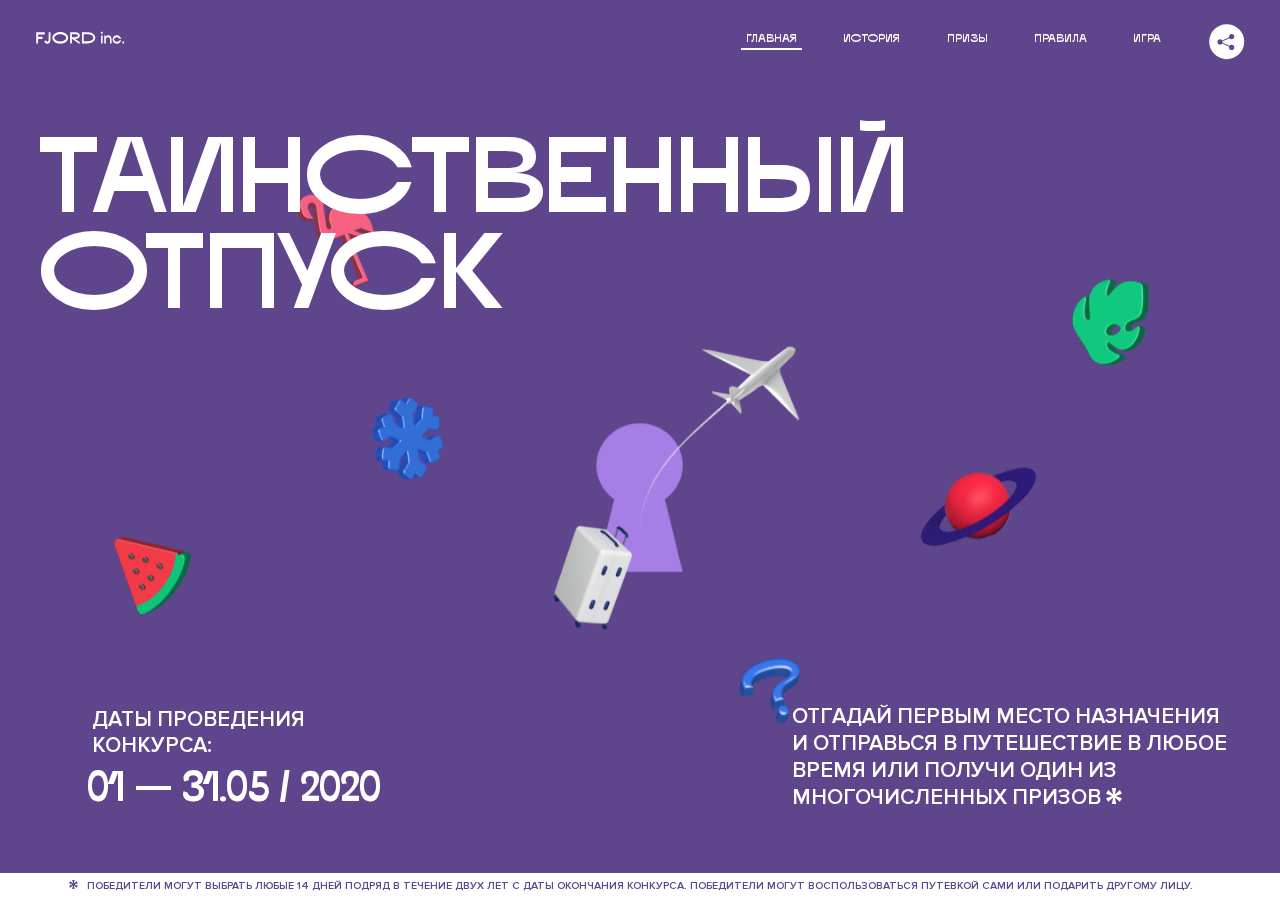
<file: 1/index.html>
<!DOCTYPE html>
<html lang="ru">
<head>
  <meta charset="UTF-8">
  <meta name="description" content="">
  <meta name="viewport" content="width=device-width, initial-scale=1.0">
  <meta http-equiv="X-UA-Compatible" content="ie=edge">
  <title>Mysterious Vacation</title>
  <link rel="stylesheet" href="css/style.min.css">
<link href="css/style.min.css" rel="stylesheet">  <base href="https://htmlacademy-animation.github.io/148026-magic-vacation-1/1/">
</head>
<body>

  <header class="page-header js-header">
    <div class="page-header__wrapper">
      <a href="#" class="page-header__logo" aria-label="Перейти на страницу FJORD.Inc">
        <svg width="100" height="15" viewBox="0 0 100 15" fill="none" xmlns="http://www.w3.org/2000/svg">
          <path d="M0.26 1.4V14H2.276V8.906H7.334V6.44H2.276V3.848H9.872V1.4H0.26ZM12.733 14.36C15.127 14.36 16.243 12.65 16.243 9.5V1.4H14.263V8.96C14.263 11.21 13.723 11.876 12.733 11.876C11.833 11.876 11.473 11.3 11.347 10.58L9.36702 10.94C9.63702 13.046 10.663 14.36 12.733 14.36ZM18.3918 7.7C18.3918 11.372 22.3878 14.36 27.3198 14.36C32.2518 14.36 36.2478 11.372 36.2478 7.7C36.2478 4.028 32.2518 1.04 27.3198 1.04C22.3878 1.04 18.3918 4.028 18.3918 7.7ZM20.6058 7.7C20.6058 5.378 23.6118 3.524 27.3198 3.524C30.9918 3.524 33.9798 5.378 33.9798 7.7C33.9798 10.004 30.9918 11.858 27.3198 11.858C23.6118 11.858 20.6058 10.004 20.6058 7.7ZM40.403 14V8.906H40.799L49.079 14.702V12.38L44.039 8.906H44.201C47.999 8.906 49.277 7.304 49.277 5.162C49.277 3.092 47.999 1.4 44.201 1.4H38.387V14H40.403ZM43.535 3.722C45.785 3.722 47.045 4.136 47.045 5.432C47.045 6.764 45.785 7.034 43.535 7.034H40.403V3.722H43.535ZM51.6936 1.382V14H57.8676C62.7456 14 66.7236 11.534 66.7236 7.7C66.7236 3.848 62.7456 1.382 57.8676 1.382H51.6936ZM53.7096 11.624V3.722H57.5436C61.5396 3.722 64.4916 5.018 64.4916 7.7C64.4916 10.238 61.5396 11.624 57.5436 11.624H53.7096ZM73.1832 14.018H74.9832V5H73.1832V14.018ZM72.9132 1.976C72.9132 2.57 73.3992 3.092 74.0832 3.092C74.7492 3.092 75.2352 2.57 75.2352 1.976C75.2352 1.382 74.7672 0.805999 74.0832 0.805999C73.3812 0.805999 72.9132 1.382 72.9132 1.976ZM76.7867 14H78.5687V9.104C78.7487 8.006 79.5947 6.962 81.0887 6.962C82.1147 6.962 83.2667 7.448 83.2667 9.554V14H85.0487V9.014C85.0487 6.152 83.2307 4.73 81.3587 4.73C79.9187 4.73 79.0727 5.558 78.5687 6.854V5H76.7867V14ZM90.9898 14.27C93.5098 14.27 95.3818 12.506 95.7238 10.328H94.0498C93.7258 11.3 92.6998 12.02 90.9898 12.02C88.8478 12.02 87.7678 10.922 87.7678 9.59C87.7678 8.24 88.8478 6.962 90.9898 6.962C92.7538 6.962 93.7978 7.844 94.0858 8.924H95.7418C95.4358 6.71 93.6178 4.73 90.9898 4.73C88.0918 4.73 86.1298 7.124 86.1298 9.59C86.1298 12.074 88.1278 14.27 90.9898 14.27ZM97.0693 12.938C97.0693 13.658 97.5553 14.144 98.2753 14.144C98.9953 14.144 99.4813 13.658 99.4813 12.938C99.4813 12.2 98.9953 11.714 98.2753 11.714C97.5553 11.714 97.0693 12.2 97.0693 12.938Z" fill="currentColor"></path>
        </svg>
      </a>
      <button class="page-header__toggler js-menu-toggler" type="button" aria-label="Управление мобильным меню"><span>Меню</span></button>
      <nav class="page-header__nav">
        <div class="page-header__menu js-menu" id="menu">
          <ul>
            <li>
              <a class="js-menu-link active" href="#top" data-href="top">главная</a>
            </li>
            <li>
              <a class="js-menu-link" href="#story" data-href="story">история</a>
            </li>
            <li>
              <a class="js-menu-link" href="#prizes" data-href="prizes">призы</a>
            </li>
            <li>
              <a class="js-menu-link" href="#rules" data-href="rules">правила</a>
            </li>
            <li>
              <a class="js-menu-link" href="#game" data-href="game">игра</a>
            </li>
          </ul>
        </div>
        <div class="page-header__social">
          <div class="social-block js-social-block">
            <button class="social-block__toggler" aria-label="Управлять блоком с социальными кнопками">
              <svg width="26" height="22" viewBox="0 0 27 22" fill="none" xmlns="http://www.w3.org/2000/svg">
                <path d="M19.6721 7.43664C21.6273 7.43664 23.213 5.85095 23.213 3.89566C23.213 1.94037 21.6273 0.354675 19.6721 0.354675C17.7168 0.354675 16.1311 1.94037 16.1311 3.89566C16.1311 4.19968 16.1728 4.49178 16.2458 4.77345L7.21751 8.95527C6.57519 8.05214 5.52303 7.46049 4.33078 7.46049C2.37549 7.46049 0.789795 9.04618 0.789795 11.0015C0.789795 12.9568 2.37549 14.5425 4.33078 14.5425C5.52303 14.5425 6.57668 13.9508 7.21751 13.0477L16.2458 17.2295C16.1743 17.5112 16.1311 17.8033 16.1311 18.1073C16.1311 20.0626 17.7168 21.6483 19.6721 21.6483C21.6273 21.6483 23.213 20.0626 23.213 18.1073C23.213 16.152 21.6273 14.5663 19.6721 14.5663C18.4798 14.5663 17.4262 15.158 16.7853 16.0611L7.75701 11.8793C7.82854 11.5976 7.87176 11.3055 7.87176 11.0015C7.87176 10.6974 7.83003 10.4053 7.75701 10.1237L16.7853 5.94186C17.4262 6.84499 18.4783 7.43664 19.6721 7.43664Z" fill="currentColor"></path>
              </svg>
            </button>
            <ul class="social-block__list">
              <li class="social-block__item">
                <a class="social-block__link social-block__link--fb" href="#" aria-label="Мы на Facebook">
                  <svg width="8" height="17" viewBox="0 0 8 17" fill="none" xmlns="http://www.w3.org/2000/svg">
                    <path d="M4.24646 16.9899H1.09275L1.05793 8.49828H0V5.30707H1.05793V3.81124C1.05793 1.42084 2.57654 0 5.21735 0H7.41758V3.18585H5.30841C4.28262 3.18585 4.2478 3.48582 4.2478 4.24914V5.30707H7.42964L7.16716 8.49828H4.2478V16.9899H4.24646Z" fill="currentColor"></path>
                  </svg>
                </a>
              </li>
              <li class="social-block__item">
                <a class="social-block__link social-block__link--insta" href="#" aria-label="Мы в Instagram">
                  <svg width="15" height="15" viewBox="0 0 15 15" fill="none" xmlns="http://www.w3.org/2000/svg">
                    <path d="M11.0197 0H4.19806C2.14246 0 0.471191 1.66993 0.471191 3.72285V10.5499C0.471191 12.6082 2.14112 14.2727 4.19806 14.2727H11.0197C13.0753 14.2727 14.7466 12.6082 14.7466 10.5499V3.72285C14.7466 1.67127 13.0753 0 11.0197 0ZM11.0197 12.4849H4.19806C3.13076 12.4849 2.26432 11.6158 2.26432 10.5512V3.72419C2.26432 2.65956 3.13076 1.79715 4.19806 1.79715H11.0197C12.087 1.79715 12.9535 2.6609 12.9535 3.72419V10.5512C12.9535 11.6145 12.087 12.4849 11.0197 12.4849Z" fill="currentColor"></path>
                    <path d="M7.60887 3.11084C5.38989 3.11084 3.58203 4.9187 3.58203 7.14036C3.58203 9.35532 5.38989 11.1645 7.60887 11.1645C9.83053 11.1645 11.6357 9.35666 11.6357 7.14036C11.6357 4.9187 9.83053 3.11084 7.60887 3.11084ZM7.60887 9.36871C6.37551 9.36871 5.37784 8.37372 5.37784 7.14036C5.37784 5.90699 6.37551 4.90665 7.60887 4.90665C8.83822 4.90665 9.84259 5.90833 9.84259 7.14036C9.84392 8.37238 8.83822 9.36871 7.60887 9.36871Z" fill="currentColor"></path>
                    <path d="M11.3573 2.35962C10.8256 2.35962 10.3931 2.79752 10.3931 3.32381C10.3931 3.85546 10.8256 4.29336 11.3573 4.29336C11.8862 4.29336 12.3215 3.85546 12.3215 3.32381C12.3215 2.79752 11.8862 2.35962 11.3573 2.35962Z" fill="currentColor"></path>
                  </svg>
                </a>
              </li>
              <li class="social-block__item">
                <a class="social-block__link social-block__link--vk" href="#" aria-label="Мы ВКонтакте">
                  <svg width="17" height="10" viewBox="0 0 17 10" fill="none" xmlns="http://www.w3.org/2000/svg">
                    <path d="M14.1234 4.9002C14.1234 4.9002 16.3623 1.72708 16.5866 0.680242C16.6595 0.312285 16.4947 0.103188 16.1069 0.103188C16.1069 0.103188 14.8193 0.103188 14.168 0.103188C13.7235 0.103188 13.5587 0.293278 13.4235 0.579768C13.4235 0.579768 12.3724 2.82553 11.0969 4.24712C10.6861 4.70333 10.4781 4.84318 10.2511 4.84318C10.0646 4.84318 9.98625 4.6911 9.98625 4.27834V0.649016C9.98625 0.147997 9.92545 0.00135496 9.5066 0.00135496H6.39628C6.15578 0.00135496 6.0085 0.134417 6.0085 0.324506C6.0085 0.801084 6.73406 0.908351 6.73406 2.20231V4.87305C6.73406 5.40529 6.70569 5.61575 6.45303 5.61575C5.78016 5.61575 4.19528 3.30618 3.30623 0.678887C3.12923 0.145282 2.93737 0 2.43475 0H0.486409C0.205373 0 0 0.190085 0 0.476576C0 0.991172 0.60666 3.40801 2.99277 6.64358C4.59927 8.8201 6.70569 10 8.60269 10C9.76196 10 10.0416 9.80312 10.0416 9.31432V7.63883C10.0416 7.22607 10.2065 7.04956 10.4429 7.04956C10.7078 7.04956 11.1847 7.13238 12.2805 8.22268C13.5843 9.47862 13.6762 10 14.3896 10H16.5676C16.7919 10 17 9.89273 17 9.52342C17 9.02919 16.3623 8.15343 15.384 7.10659C14.9801 6.56755 14.3302 5.98914 14.1248 5.72301C13.8275 5.40801 13.9154 5.23014 14.1234 4.9002Z" fill="currentColor"></path>
                  </svg>
                </a>
              </li>
            </ul>
          </div>
        </div>
      </nav>
    </div>
  </header>

  <main class="page-content">

    <section class="animation-screen"></section>

    <section class="screen screen--hidden screen--intro js-scrollspy" id="top">
      <div class="screen__wrapper">
        <div class="intro">
          <h1 class="intro__title">Таинственный отпуск</h1>
          <div class="intro__content">
            <div class="intro__info">
              <p class="intro__label">Даты проведения конкурса:</p>
              <p class="intro__date">01 — 31.05 / 2020</p>
            </div>
            <div class="intro__message">
              <p>
                Отгадай первым место назначения и&nbsp;отправься в&nbsp;путешествие в&nbsp;любое время или получи один из многочисленных призов
                <svg width="16" height="16" viewBox="0 0 10 10" fill="none" xmlns="http://www.w3.org/2000/svg">
                  <path d="M0 6.35337L3.90271 4.99012L0 3.64663L1.34615 1.32374L4.44287 4.01073L3.67364 0H6.34615L5.57692 4.01073L8.65385 1.32374L10 3.64663L6.13405 4.99012L10 6.35337L8.65385 8.65651L5.57692 5.98927L6.34615 10H3.67364L4.44287 5.96952L1.34615 8.65651L0 6.35337Z" fill="currentColor"></path>
                </svg>
              </p>
            </div>
          </div>
        </div>
      </div>
      <div class="screen__footer js-footer">
        <button class="screen__footer-enlarge js-footer-toggler" type="button" aria-label="Показать сообщение">
          <svg width="10" height="10" viewBox="0 0 10 10" fill="none" xmlns="http://www.w3.org/2000/svg">
            <path d="M0 6.35337L3.90271 4.99012L0 3.64663L1.34615 1.32374L4.44287 4.01073L3.67364 0H6.34615L5.57692 4.01073L8.65385 1.32374L10 3.64663L6.13405 4.99012L10 6.35337L8.65385 8.65651L5.57692 5.98927L6.34615 10H3.67364L4.44287 5.96952L1.34615 8.65651L0 6.35337Z" fill="currentColor"></path>
          </svg>
        </button>
        <button class="screen__footer-collapse js-footer-toggler" type="button" aria-label="Скрыть сообщение">
          <svg width="13" height="13" viewBox="0 0 13 13" fill="none" xmlns="http://www.w3.org/2000/svg">
            <line x1="12.3536" y1="0.353553" x2="0.738349" y2="11.9688" stroke="currentColor"></line>
            <line x1="0.738319" y1="0.539925" x2="12.3535" y2="12.1551" stroke="currentColor"></line>
          </svg>
        </button>
        <div class="screen__footer-wrapper">
          <div class="screen__footer-announce">
            <p class="screen__footer-label">Даты проведения конкурса:</p>
            <p class="screen__footer-date">01 — 31.05 / 2020</p>
          </div>
          <div class="screen__footer-note">
            <p>
              <svg width="10" height="10" viewBox="0 0 10 10" fill="none" xmlns="http://www.w3.org/2000/svg">
                <path d="M0 6.35337L3.90271 4.99012L0 3.64663L1.34615 1.32374L4.44287 4.01073L3.67364 0H6.34615L5.57692 4.01073L8.65385 1.32374L10 3.64663L6.13405 4.99012L10 6.35337L8.65385 8.65651L5.57692 5.98927L6.34615 10H3.67364L4.44287 5.96952L1.34615 8.65651L0 6.35337Z" fill="currentColor"></path>
              </svg>
              <span>Победители могут выбрать любые 14 дней подряд в&nbsp;течение двух лет с&nbsp;даты окончания конкурса. Победители могут воспользоваться путевкой сами или подарить другому лицу.</span>
            </p>
          </div>
        </div>
      </div>
    </section>

    <section class="screen screen--hidden screen--story js-scrollspy" id="story">

      <div class="slider swiper-container js-slider">

        <div class="swiper-wrapper">

          <div class="slider__item swiper-slide">
            <h2 class="slider__item-title">История</h2>
            <p class="slider__item-text">Джеймс Таргет был основателем компании &laquo;Fjord Inc.&raquo;. С&nbsp;1965 года &laquo;Fjord Inc.&raquo; прославилась надёжными и&nbsp;удобными чемоданами и&nbsp;аксессуарами для туристов.</p>
          </div>

          <div class="slider__item swiper-slide">
            <p class="slider__item-text">Когда Джеймсу было 7&nbsp;лет, в&nbsp;их&nbsp;доме гостил дядюшка и&nbsp;развлекал детей рассказами о&nbsp;своей поездке в&nbsp;место, показавшееся малышу Таргету невероятным. Тогда Джеймс решил, что однажды посетит его, но&nbsp;не&nbsp;будет рассказывать о&nbsp;мечте, пока не&nbsp;осуществит.</p>
          </div>

          <div class="slider__item swiper-slide">
            <p class="slider__item-text">Джеймс Таргет стал увлеченным путешественником. Он&nbsp;посетил 5&nbsp;континентов, 126&nbsp;стран.</p>
          </div>

          <div class="slider__item swiper-slide">
            <p class="slider__item-text">Он&nbsp;сплавлялся по&nbsp;Амазонке и&nbsp;погружался в&nbsp;пещеры Франции, медитировал в&nbsp;горах Тибета и&nbsp;пожимал руку вождя племени Акугауа.</p>
          </div>

          <div class="slider__item swiper-slide">
            <p class="slider__item-text">Из&nbsp;своих поездок Джеймс Таргет привозил идеи, как сделать свои чемоданы &laquo;Fjord Inc.&raquo; удобными и&nbsp;приспособленными к&nbsp;разным дорожным условиям.</p>
          </div>

          <div class="slider__item swiper-slide">
            <p class="slider__item-text">Всё это время Джеймс не&nbsp;оставлял идею поездки своей мечты. Однако, как только он&nbsp;брался за&nbsp;планирование, возникали препятствия, не&nbsp;позволяющие отправиться туда.</p>
          </div>

          <div class="slider__item swiper-slide">
            <p class="slider__item-text">В&nbsp;возрасте 67&nbsp;лет Джеймс Таргет попал под лавину и&nbsp;погиб. В&nbsp;своём завещании он&nbsp;поручил отправить в&nbsp;заветное путешествие трёх смельчаков, единых с&nbsp;ним духом.</p>
          </div>

          <div class="slider__item swiper-slide">
            <p class="slider__item-text">Тех, кто сможет узнать таинственное место, задавая вопросы специально обученному ИИ&nbsp;&laquo;Соне&raquo;, ждет фантастическое путешествие.</p>
          </div>
        </div>
        <div class="slider__controls">
          <button class="slider__control slider__control--prev js-control-prev" type="button" aria-label="Показать предыдущую историю">
            <svg width="12" height="22" viewBox="0 0 12 22" fill="none" xmlns="http://www.w3.org/2000/svg">
              <path d="M11 1L1 11L11 21" stroke="currentColor" stroke-width="2" stroke-linejoin="round"></path>
            </svg>
          </button>
          <button class="slider__control slider__control--next js-control-next" type="button" aria-label="Показать следующую историю">
            <svg width="12" height="22" viewBox="0 0 12 22" fill="none" xmlns="http://www.w3.org/2000/svg">
              <path d="M1 1L11 11L1 21" stroke="currentColor" stroke-width="2" stroke-linejoin="round"></path>
            </svg>
          </button>
        </div>
        <div class="slider__pagination swiper-pagination"></div>
      </div>
    </section>

    <section class="screen screen--hidden screen--prizes js-scrollspy" id="prizes">
      <div class="screen__wrapper">
        <div class="prizes">
          <h2 class="prizes__title">ПРизы</h2>
          <div class="prizes__lead">
            <p>Найди ответ и&nbsp;получи один из&nbsp;призов:</p>
          </div>
          <ul class="prizes__list">
            <li class="prizes__item prizes__item--journeys">
              <div class="prizes__icon">
                <picture>
                  <source srcset="img/prize1-mob.svg" media="(orientation: portrait)">
                  <img src="img/prize1.svg" alt="">
                </picture>
              </div>
              <p class="prizes__desc">
                <b>3</b>
                <span>загадочных путешествия</span>
              </p>
            </li>
            <li class="prizes__item prizes__item--cases">
              <div class="prizes__icon">
                <picture>
                  <source srcset="img/prize2-mob.svg" media="(orientation: portrait)">
                  <img src="img/prize2.svg" alt="">
                </picture>
              </div>
              <p class="prizes__desc">
                <b>7</b>
                <span>надежных чемоданов</span>
              </p>
            </li>
            <li class="prizes__item prizes__item--codes">
              <div class="prizes__icon">
                <picture>
                  <source srcset="img/prize3-mob.svg" media="(orientation: portrait)">
                  <img src="img/prize3.svg" alt="">
                </picture>
              </div>
              <p class="prizes__desc">
                <b>900</b>
                <span>
                  промокодов на&nbsp;скидку 15%
                  <svg width="10" height="10" viewBox="0 0 10 10" fill="none" xmlns="http://www.w3.org/2000/svg">
                    <path d="M0 6.35337L3.90271 4.99012L0 3.64663L1.34615 1.32374L4.44287 4.01073L3.67364 0H6.34615L5.57692 4.01073L8.65385 1.32374L10 3.64663L6.13405 4.99012L10 6.35337L8.65385 8.65651L5.57692 5.98927L6.34615 10H3.67364L4.44287 5.96952L1.34615 8.65651L0 6.35337Z" fill="currentColor"></path>
                  </svg>
                </span>
              </p>
            </li>
          </ul>
        </div>
      </div>
      <div class="screen__footer js-footer">
        <button class="screen__footer-enlarge js-footer-toggler" type="button" aria-label="Показать сообщение">
          <svg width="10" height="10" viewBox="0 0 10 10" fill="none" xmlns="http://www.w3.org/2000/svg">
            <path d="M0 6.35337L3.90271 4.99012L0 3.64663L1.34615 1.32374L4.44287 4.01073L3.67364 0H6.34615L5.57692 4.01073L8.65385 1.32374L10 3.64663L6.13405 4.99012L10 6.35337L8.65385 8.65651L5.57692 5.98927L6.34615 10H3.67364L4.44287 5.96952L1.34615 8.65651L0 6.35337Z" fill="currentColor"></path>
          </svg>
        </button>
        <button class="screen__footer-collapse js-footer-toggler" type="button" aria-label="Скрыть сообщение">
          <svg width="13" height="13" viewBox="0 0 13 13" fill="none" xmlns="http://www.w3.org/2000/svg">
            <line x1="12.3536" y1="0.353553" x2="0.738349" y2="11.9688" stroke="currentColor"></line>
            <line x1="0.738319" y1="0.539925" x2="12.3535" y2="12.1551" stroke="currentColor"></line>
          </svg>
        </button>
        <div class="screen__footer-wrapper">
          <div class="screen__footer-announce">
            <p class="screen__footer-label">Даты проведения конкурса:</p>
            <p class="screen__footer-date">01 — 31.05 / 2020</p>
          </div>
          <div class="screen__footer-note">
            <p>
              <svg width="10" height="10" viewBox="0 0 10 10" fill="none" xmlns="http://www.w3.org/2000/svg">
                <path d="M0 6.35337L3.90271 4.99012L0 3.64663L1.34615 1.32374L4.44287 4.01073L3.67364 0H6.34615L5.57692 4.01073L8.65385 1.32374L10 3.64663L6.13405 4.99012L10 6.35337L8.65385 8.65651L5.57692 5.98927L6.34615 10H3.67364L4.44287 5.96952L1.34615 8.65651L0 6.35337Z" fill="currentColor"></path>
              </svg>
              <span>Скидка&nbsp;15% на&nbsp;единоразовое приобретение путёвки с&nbsp;1&nbsp;июня 2020 по&nbsp;31&nbsp;мая 2022&nbsp;года. Суммируется с&nbsp;другими акциями</span>
            </p>
          </div>
        </div>
      </div>
    </section>

    <section class="screen screen--hidden screen--rules js-scrollspy" id="rules">
      <div class="screen__wrapper">
        <div class="rules">
          <h2 class="rules__title">Правила</h2>
          <div class="rules__lead">
            <p>Для того чтобы получить наследство Джеймса Таргета, тебе нужно выведать у&nbsp;&laquo;Сони&raquo;, куда предстоит отправиться тебе в&nbsp;случае победы</p>
          </div>
          <ol class="rules__list">
            <li class="rules__item">
              <p>Тебе отводится <br>5&nbsp;минут</p>
            </li>
            <li class="rules__item">
              <p>Задавай любые вопросы в&nbsp;текстовом поле</p>
            </li>
            <li class="rules__item">
              <p>Нажимай кнопку &laquo;Узнать&raquo;, чтобы получить ответ</p>
            </li>
            <li class="rules__item">
              <p>&laquo;Соня&raquo; может отвечать только&nbsp;Да или Нет</p>
            </li>
          </ol>
          <a href="#game" class="rules__link btn">Погнали!</a>
        </div>
      </div>
      <div class="screen__disclaimer">
        <div class="disclaimer">
          <ul>
            <li>
              <a href="#">Правовая информация</a>
            </li>
            <li>
              <a href="#">Подробные правила</a>
            </li>
          </ul>
        </div>
      </div>
    </section>

    <section class="screen screen--hidden screen--game js-scrollspy" id="game">
      <div class="screen__wrapper">
        <div class="game">
          <div class="game__header">
            <h2 class="game__title">Игра</h2>
            <div class="game__counter">
              <span>05</span>:<span>00</span>
            </div>
          </div>
          <div class="game__body">
            <div class="chat">
              <div class="chat__body js-chat">
                <ul class="chat__list" id="messages"></ul>
              </div>
              <div class="chat__footer">
                <form action="#" method="post" class="form" id="message-form">
                  <div class="form__wrapper">
                    <label for="message-field" class="visually-hidden">Поле для ввода вопроса</label>
                    <input type="text" class="form__field" id="message-field">
                  </div>

                  <button class="form__button btn">
                    Узнать
                    <svg width="18" height="19" viewBox="0 0 18 19" fill="none" xmlns="http://www.w3.org/2000/svg">
                      <path stroke="currentColor" stroke-width="2" d="M9 19V1"></path>
                      <path d="M1 9l8-8 8 8" stroke="currentColor" stroke-width="2" stroke-linejoin="round"></path>
                    </svg>
                  </button>
                </form>
              </div>
            </div>
          </div>
          <!-- временные кнопки для показа результата -->
          <div class="game__buttons">
            <button class="game__button btn js-show-result" type="button" data-target="result">Положительный результат</button>
            <button class="game__button btn js-show-result" type="button" data-target="result2">Положительный результат - 2</button>
            <button class="game__button btn js-show-result" type="button" data-target="result3">Отрицательный результат</button>
          </div>
        </div>
      </div>
    </section>

    <section class="screen screen--hidden screen--result" id="result">
      <div class="screen__wrapper">
        <div class="result result--trip">
          <div class="result__image">
            <picture>
              <source srcset="img/result1-mob.png 1x, img/result1-mob@2x.png 2x" media="(max-width: 768px) and (orientation: portrait)">
              <img src="img/result1.png" srcset="img/result1@2x.png 2x" alt="">
            </picture>
          </div>
          <h2 class="result__title">
            <span class="visually-hidden">ПОбеда!</span>
            <svg xmlns="http://www.w3.org/2000/svg" viewBox="0 0 568.85 109.24">
              <path d="M16,24.44V92H2.6V8H75V92H61.52V24.44H16Z" transform="translate(-2.1 -1.5)" fill="none" stroke="currentColor"></path>
              <path d="M148.76,5.6c32.88,0,59.52,19.92,59.52,44.4s-26.64,44.4-59.52,44.4S89.24,74.48,89.24,50,115.88,5.6,148.76,5.6Zm0,72.12c24.48,0,44.4-12.36,44.4-27.72s-19.92-27.84-44.4-27.84C124,22.16,104,34.52,104,50S124,77.72,148.76,77.72Z" transform="translate(-2.1 -1.5)" fill="none" stroke="currentColor"></path>
              <path d="M287.36,8V24.44H236v14.4h25.32c25.44,0,34,11.16,34,26.52,0,15.6-8.52,26.64-34,26.64H222.56V8h64.8ZM256.88,76.52c15.12,0,23.52-2,23.52-11.52S272,54.44,256.88,54.44H236V76.52h20.88Z" transform="translate(-2.1 -1.5)" fill="none" stroke="currentColor"></path>
              <path d="M371.47,8V24.44H320.84V41.6h33.6V58h-33.6V75.56h50.64V92H307.4V8h64.08Z" transform="translate(-2.1 -1.5)" fill="none" stroke="currentColor"></path>
              <path d="M382.39,110.24V75.56h7.44c4.56-4.68,7.8-18.36,8.76-56L399,8h48.6V75.56h10v34.68H442.87V92H397v18.24H382.39Zm51.72-34.68V24.44H411.55v3.12c-0.48,22.44-3.24,37.68-7.2,48h29.76Z" transform="translate(-2.1 -1.5)" fill="none" stroke="currentColor"></path>
              <path d="M463.75,92l28-84h27.12l28.08,84H533.47l-7.8-23.52h-37.8L480.07,92H463.75Zm56.64-40L507,11.84,493.51,52h26.88Z" transform="translate(-2.1 -1.5)" fill="none" stroke="currentColor"></path>
              <path d="M554.12,70.4L555.55,2H569l1.44,68.4H554.12Zm8.28,6.36c4.8,0,8,3.24,8,8.16a8,8,0,1,1-16.08,0C554.35,80,557.59,76.76,562.39,76.76Z" transform="translate(-2.1 -1.5)" fill="none" stroke="currentColor"></path>
            </svg>
          </h2>
          <div class="result__text">
            <p>ты&nbsp;отправляешься в&nbsp;Арктику!</p>
          </div>
          <div class="result__form">
            <form action="#" method="post" class="form form--result">
              <label for="email-field" class="form__label">зарегистрируй результат</label>
              <input type="email" class="form__field" id="email-field" placeholder="e-mail для регистации результата и получения приза" required="">
              <button class="form__button btn">
                отправить
                <svg width="18" height="19" viewBox="0 0 18 19" fill="none" xmlns="http://www.w3.org/2000/svg">
                  <path stroke="currentColor" stroke-width="2" d="M9 19V1"></path>
                  <path d="M1 9l8-8 8 8" stroke="currentColor" stroke-width="2" stroke-linejoin="round"></path>
                </svg>
              </button>
            </form>
          </div>
        </div>
      </div>
    </section>

    <section class="screen screen--hidden screen--result" id="result2">
      <div class="screen__wrapper">
        <div class="result result--prize">
          <div class="result__image">
            <picture>
              <source srcset="img/result2-mob.png 1x, img/result2-mob@2x.png 2x" media="(max-width: 768px) and (orientation: portrait)">
              <img src="img/result2.png" srcset="img/result2@2x.png 2x" alt="">
            </picture>
          </div>
          <h2 class="result__title">
            <span class="visually-hidden">ПОбеда!</span>
            <svg xmlns="http://www.w3.org/2000/svg" viewBox="0 0 568.85 109.24">
              <path d="M16,24.44V92H2.6V8H75V92H61.52V24.44H16Z" transform="translate(-2.1 -1.5)" fill="none" stroke="currentColor"></path>
              <path d="M148.76,5.6c32.88,0,59.52,19.92,59.52,44.4s-26.64,44.4-59.52,44.4S89.24,74.48,89.24,50,115.88,5.6,148.76,5.6Zm0,72.12c24.48,0,44.4-12.36,44.4-27.72s-19.92-27.84-44.4-27.84C124,22.16,104,34.52,104,50S124,77.72,148.76,77.72Z" transform="translate(-2.1 -1.5)" fill="none" stroke="currentColor"></path>
              <path d="M287.36,8V24.44H236v14.4h25.32c25.44,0,34,11.16,34,26.52,0,15.6-8.52,26.64-34,26.64H222.56V8h64.8ZM256.88,76.52c15.12,0,23.52-2,23.52-11.52S272,54.44,256.88,54.44H236V76.52h20.88Z" transform="translate(-2.1 -1.5)" fill="none" stroke="currentColor"></path>
              <path d="M371.47,8V24.44H320.84V41.6h33.6V58h-33.6V75.56h50.64V92H307.4V8h64.08Z" transform="translate(-2.1 -1.5)" fill="none" stroke="currentColor"></path>
              <path d="M382.39,110.24V75.56h7.44c4.56-4.68,7.8-18.36,8.76-56L399,8h48.6V75.56h10v34.68H442.87V92H397v18.24H382.39Zm51.72-34.68V24.44H411.55v3.12c-0.48,22.44-3.24,37.68-7.2,48h29.76Z" transform="translate(-2.1 -1.5)" fill="none" stroke="currentColor"></path>
              <path d="M463.75,92l28-84h27.12l28.08,84H533.47l-7.8-23.52h-37.8L480.07,92H463.75Zm56.64-40L507,11.84,493.51,52h26.88Z" transform="translate(-2.1 -1.5)" fill="none" stroke="currentColor"></path>
              <path d="M554.12,70.4L555.55,2H569l1.44,68.4H554.12Zm8.28,6.36c4.8,0,8,3.24,8,8.16a8,8,0,1,1-16.08,0C554.35,80,557.59,76.76,562.39,76.76Z" transform="translate(-2.1 -1.5)" fill="none" stroke="currentColor"></path>
            </svg>
          </h2>
          <div class="result__text">
            <p>чемодан &laquo;Fjord&nbsp;Inc.&raquo;&nbsp;твой</p>
          </div>
          <div class="result__form">
            <form action="#" method="post" class="form form--result">
              <label for="email-field2" class="form__label">зарегистрируй результат</label>
              <input type="email" class="form__field" id="email-field2" placeholder="e-mail для регистации результата и получения приза" required="">
              <button class="form__button btn">
                отправить
                <svg width="18" height="19" viewBox="0 0 18 19" fill="none" xmlns="http://www.w3.org/2000/svg">
                  <path stroke="currentColor" stroke-width="2" d="M9 19V1"></path>
                  <path d="M1 9l8-8 8 8" stroke="currentColor" stroke-width="2" stroke-linejoin="round"></path>
                </svg>
              </button>
            </form>
          </div>
        </div>
      </div>
    </section>

    <section class="screen screen--hidden screen--result" id="result3">
      <div class="screen__wrapper">
        <div class="result result--negative">
          <div class="result__image">
            <picture>
              <source srcset="img/result3-mob.png 1x, img/result3-mob@2x.png 2x" media="(max-width: 768px) and (orientation: portrait)">
              <img src="img/result3.png" srcset="img/result3@2x.png 2x" alt="">
            </picture>
          </div>
          <h2 class="result__title">
            <span class="visually-hidden">Не угадал!</span>
            <svg xmlns="http://www.w3.org/2000/svg" viewBox="0 0 660.77 109.24">
              <path d="M2.66,92V8H16.1V42.2H53.3V8H66.74V92H53.3V58.64H16.1V92H2.66Z" transform="translate(-2.16 -1.5)" fill="none" stroke="currentColor"></path>
              <path d="M147.62,8V24.44H97V41.6h33.6V58H97V75.56h50.64V92H83.54V8h64.08Z" transform="translate(-2.16 -1.5)" fill="none" stroke="currentColor"></path>
              <path d="M199.22,8l20.52,42.36L235.34,8h16.44l-31,84H204.38l9.48-25.92L185.78,8h13.44Z" transform="translate(-2.16 -1.5)" fill="none" stroke="currentColor"></path>
              <path d="M273.74,24.44V92H260.3V8h50.16V24.44H273.74Z" transform="translate(-2.16 -1.5)" fill="none" stroke="currentColor"></path>
              <path d="M307.1,92l28-84h27.12l28.08,84H376.82L369,68.48h-37.8L323.42,92H307.1Zm56.64-40L350.3,11.84,336.86,52h26.88Z" transform="translate(-2.16 -1.5)" fill="none" stroke="currentColor"></path>
              <path d="M396.38,110.24V75.56h7.44c4.56-4.68,7.8-18.36,8.76-56L412.94,8h48.6V75.56h10v34.68H456.86V92H411v18.24H396.38ZM448.1,75.56V24.44H425.54v3.12c-0.48,22.44-3.24,37.68-7.2,48H448.1Z" transform="translate(-2.16 -1.5)" fill="none" stroke="currentColor"></path>
              <path d="M477.74,92l28-84h27.12L560.9,92H547.46l-7.8-23.52h-37.8L494.06,92H477.74Zm56.64-40-13.44-40.2L507.5,52h26.88Z" transform="translate(-2.16 -1.5)" fill="none" stroke="currentColor"></path>
              <path d="M568.7,76.88a13.77,13.77,0,0,0,5,1c6.6,0,10.44-6.24,12-58.32L586.22,8h46.2V92H619V24.44H598.82l-0.12,3.12C597.14,81,589,94.4,573.74,94.4a28.55,28.55,0,0,1-6.72-.84Z" transform="translate(-2.16 -1.5)" fill="none" stroke="currentColor"></path>
              <path d="M646.1,70.4L647.54,2H661l1.44,68.4H646.1Zm8.28,6.36c4.8,0,8,3.24,8,8.16a8,8,0,0,1-16.08,0C646.34,80,649.58,76.76,654.38,76.76Z" transform="translate(-2.16 -1.5)" fill="none" stroke="currentColor"></path>
            </svg>
          </h2>
          <button class="result__button js-play" type="button">
            не сдавайся!
            <span>
              <svg width="27" height="22" viewBox="0 0 27 22" fill="none" xmlns="http://www.w3.org/2000/svg">
                <path d="M10.6899 1.47998C5.42992 1.47998 1.16992 5.73998 1.16992 11C1.16992 16.26 5.42992 20.52 10.6899 20.52C15.9499 20.52 20.2099 16.26 20.2099 11V7.13998" stroke="currentColor" stroke-width="2" stroke-miterlimit="10"></path>
                <path d="M15.1099 12.5099L20.1499 7.13989L25.3099 12.6299" stroke="currentColor" stroke-width="2" stroke-miterlimit="10" stroke-linejoin="round"></path>
              </svg>
            </span>
          </button>
        </div>
      </div>
    </section>

  </main>

<script src="js/script.js"></script></body>
</html>
</file>
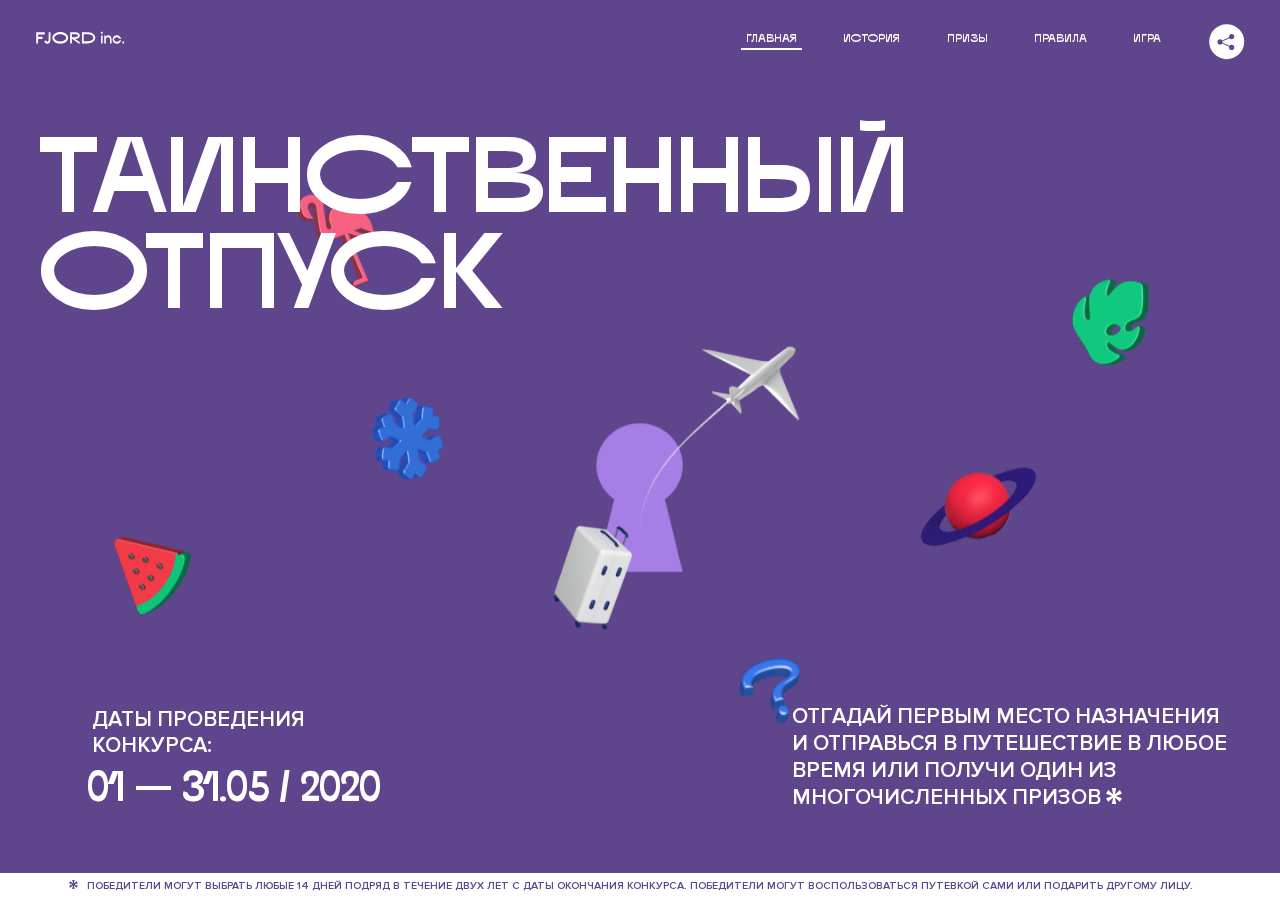
<file: 2/index.html>
<!DOCTYPE html>
<html lang="ru">
<head>
  <meta charset="UTF-8">
  <meta name="description" content="">
  <meta name="viewport" content="width=device-width, initial-scale=1.0">
  <meta http-equiv="X-UA-Compatible" content="ie=edge">
  <title>Mysterious Vacation</title>
  <link rel="stylesheet" href="css/style.min.css">
<link href="css/style.min.css" rel="stylesheet">  <base href="https://htmlacademy-animation.github.io/148026-magic-vacation-1/2/">
</head>
<body>

  <header class="page-header js-header">
    <div class="page-header__wrapper">
      <a href="#" class="page-header__logo" aria-label="Перейти на страницу FJORD.Inc">
        <svg width="100" height="15" viewBox="0 0 100 15" fill="none" xmlns="http://www.w3.org/2000/svg">
          <path d="M0.26 1.4V14H2.276V8.906H7.334V6.44H2.276V3.848H9.872V1.4H0.26ZM12.733 14.36C15.127 14.36 16.243 12.65 16.243 9.5V1.4H14.263V8.96C14.263 11.21 13.723 11.876 12.733 11.876C11.833 11.876 11.473 11.3 11.347 10.58L9.36702 10.94C9.63702 13.046 10.663 14.36 12.733 14.36ZM18.3918 7.7C18.3918 11.372 22.3878 14.36 27.3198 14.36C32.2518 14.36 36.2478 11.372 36.2478 7.7C36.2478 4.028 32.2518 1.04 27.3198 1.04C22.3878 1.04 18.3918 4.028 18.3918 7.7ZM20.6058 7.7C20.6058 5.378 23.6118 3.524 27.3198 3.524C30.9918 3.524 33.9798 5.378 33.9798 7.7C33.9798 10.004 30.9918 11.858 27.3198 11.858C23.6118 11.858 20.6058 10.004 20.6058 7.7ZM40.403 14V8.906H40.799L49.079 14.702V12.38L44.039 8.906H44.201C47.999 8.906 49.277 7.304 49.277 5.162C49.277 3.092 47.999 1.4 44.201 1.4H38.387V14H40.403ZM43.535 3.722C45.785 3.722 47.045 4.136 47.045 5.432C47.045 6.764 45.785 7.034 43.535 7.034H40.403V3.722H43.535ZM51.6936 1.382V14H57.8676C62.7456 14 66.7236 11.534 66.7236 7.7C66.7236 3.848 62.7456 1.382 57.8676 1.382H51.6936ZM53.7096 11.624V3.722H57.5436C61.5396 3.722 64.4916 5.018 64.4916 7.7C64.4916 10.238 61.5396 11.624 57.5436 11.624H53.7096ZM73.1832 14.018H74.9832V5H73.1832V14.018ZM72.9132 1.976C72.9132 2.57 73.3992 3.092 74.0832 3.092C74.7492 3.092 75.2352 2.57 75.2352 1.976C75.2352 1.382 74.7672 0.805999 74.0832 0.805999C73.3812 0.805999 72.9132 1.382 72.9132 1.976ZM76.7867 14H78.5687V9.104C78.7487 8.006 79.5947 6.962 81.0887 6.962C82.1147 6.962 83.2667 7.448 83.2667 9.554V14H85.0487V9.014C85.0487 6.152 83.2307 4.73 81.3587 4.73C79.9187 4.73 79.0727 5.558 78.5687 6.854V5H76.7867V14ZM90.9898 14.27C93.5098 14.27 95.3818 12.506 95.7238 10.328H94.0498C93.7258 11.3 92.6998 12.02 90.9898 12.02C88.8478 12.02 87.7678 10.922 87.7678 9.59C87.7678 8.24 88.8478 6.962 90.9898 6.962C92.7538 6.962 93.7978 7.844 94.0858 8.924H95.7418C95.4358 6.71 93.6178 4.73 90.9898 4.73C88.0918 4.73 86.1298 7.124 86.1298 9.59C86.1298 12.074 88.1278 14.27 90.9898 14.27ZM97.0693 12.938C97.0693 13.658 97.5553 14.144 98.2753 14.144C98.9953 14.144 99.4813 13.658 99.4813 12.938C99.4813 12.2 98.9953 11.714 98.2753 11.714C97.5553 11.714 97.0693 12.2 97.0693 12.938Z" fill="currentColor"></path>
        </svg>
      </a>
      <button class="page-header__toggler js-menu-toggler" type="button" aria-label="Управление мобильным меню"><span>Меню</span></button>
      <nav class="page-header__nav">
        <div class="page-header__menu js-menu" id="menu">
          <ul>
            <li>
              <a class="js-menu-link active" href="#top" data-href="top">главная</a>
            </li>
            <li>
              <a class="js-menu-link" href="#story" data-href="story">история</a>
            </li>
            <li>
              <a class="js-menu-link" href="#prizes" data-href="prizes">призы</a>
            </li>
            <li>
              <a class="js-menu-link" href="#rules" data-href="rules">правила</a>
            </li>
            <li>
              <a class="js-menu-link" href="#game" data-href="game">игра</a>
            </li>
          </ul>
        </div>
        <div class="page-header__social">
          <div class="social-block js-social-block">
            <button class="social-block__toggler" aria-label="Управлять блоком с социальными кнопками">
              <svg width="26" height="22" viewBox="0 0 27 22" fill="none" xmlns="http://www.w3.org/2000/svg">
                <path d="M19.6721 7.43664C21.6273 7.43664 23.213 5.85095 23.213 3.89566C23.213 1.94037 21.6273 0.354675 19.6721 0.354675C17.7168 0.354675 16.1311 1.94037 16.1311 3.89566C16.1311 4.19968 16.1728 4.49178 16.2458 4.77345L7.21751 8.95527C6.57519 8.05214 5.52303 7.46049 4.33078 7.46049C2.37549 7.46049 0.789795 9.04618 0.789795 11.0015C0.789795 12.9568 2.37549 14.5425 4.33078 14.5425C5.52303 14.5425 6.57668 13.9508 7.21751 13.0477L16.2458 17.2295C16.1743 17.5112 16.1311 17.8033 16.1311 18.1073C16.1311 20.0626 17.7168 21.6483 19.6721 21.6483C21.6273 21.6483 23.213 20.0626 23.213 18.1073C23.213 16.152 21.6273 14.5663 19.6721 14.5663C18.4798 14.5663 17.4262 15.158 16.7853 16.0611L7.75701 11.8793C7.82854 11.5976 7.87176 11.3055 7.87176 11.0015C7.87176 10.6974 7.83003 10.4053 7.75701 10.1237L16.7853 5.94186C17.4262 6.84499 18.4783 7.43664 19.6721 7.43664Z" fill="currentColor"></path>
              </svg>
            </button>
            <ul class="social-block__list">
              <li class="social-block__item">
                <a class="social-block__link social-block__link--fb" href="#" aria-label="Мы на Facebook">
                  <svg width="8" height="17" viewBox="0 0 8 17" fill="none" xmlns="http://www.w3.org/2000/svg">
                    <path d="M4.24646 16.9899H1.09275L1.05793 8.49828H0V5.30707H1.05793V3.81124C1.05793 1.42084 2.57654 0 5.21735 0H7.41758V3.18585H5.30841C4.28262 3.18585 4.2478 3.48582 4.2478 4.24914V5.30707H7.42964L7.16716 8.49828H4.2478V16.9899H4.24646Z" fill="currentColor"></path>
                  </svg>
                </a>
              </li>
              <li class="social-block__item">
                <a class="social-block__link social-block__link--insta" href="#" aria-label="Мы в Instagram">
                  <svg width="15" height="15" viewBox="0 0 15 15" fill="none" xmlns="http://www.w3.org/2000/svg">
                    <path d="M11.0197 0H4.19806C2.14246 0 0.471191 1.66993 0.471191 3.72285V10.5499C0.471191 12.6082 2.14112 14.2727 4.19806 14.2727H11.0197C13.0753 14.2727 14.7466 12.6082 14.7466 10.5499V3.72285C14.7466 1.67127 13.0753 0 11.0197 0ZM11.0197 12.4849H4.19806C3.13076 12.4849 2.26432 11.6158 2.26432 10.5512V3.72419C2.26432 2.65956 3.13076 1.79715 4.19806 1.79715H11.0197C12.087 1.79715 12.9535 2.6609 12.9535 3.72419V10.5512C12.9535 11.6145 12.087 12.4849 11.0197 12.4849Z" fill="currentColor"></path>
                    <path d="M7.60887 3.11084C5.38989 3.11084 3.58203 4.9187 3.58203 7.14036C3.58203 9.35532 5.38989 11.1645 7.60887 11.1645C9.83053 11.1645 11.6357 9.35666 11.6357 7.14036C11.6357 4.9187 9.83053 3.11084 7.60887 3.11084ZM7.60887 9.36871C6.37551 9.36871 5.37784 8.37372 5.37784 7.14036C5.37784 5.90699 6.37551 4.90665 7.60887 4.90665C8.83822 4.90665 9.84259 5.90833 9.84259 7.14036C9.84392 8.37238 8.83822 9.36871 7.60887 9.36871Z" fill="currentColor"></path>
                    <path d="M11.3573 2.35962C10.8256 2.35962 10.3931 2.79752 10.3931 3.32381C10.3931 3.85546 10.8256 4.29336 11.3573 4.29336C11.8862 4.29336 12.3215 3.85546 12.3215 3.32381C12.3215 2.79752 11.8862 2.35962 11.3573 2.35962Z" fill="currentColor"></path>
                  </svg>
                </a>
              </li>
              <li class="social-block__item">
                <a class="social-block__link social-block__link--vk" href="#" aria-label="Мы ВКонтакте">
                  <svg width="17" height="10" viewBox="0 0 17 10" fill="none" xmlns="http://www.w3.org/2000/svg">
                    <path d="M14.1234 4.9002C14.1234 4.9002 16.3623 1.72708 16.5866 0.680242C16.6595 0.312285 16.4947 0.103188 16.1069 0.103188C16.1069 0.103188 14.8193 0.103188 14.168 0.103188C13.7235 0.103188 13.5587 0.293278 13.4235 0.579768C13.4235 0.579768 12.3724 2.82553 11.0969 4.24712C10.6861 4.70333 10.4781 4.84318 10.2511 4.84318C10.0646 4.84318 9.98625 4.6911 9.98625 4.27834V0.649016C9.98625 0.147997 9.92545 0.00135496 9.5066 0.00135496H6.39628C6.15578 0.00135496 6.0085 0.134417 6.0085 0.324506C6.0085 0.801084 6.73406 0.908351 6.73406 2.20231V4.87305C6.73406 5.40529 6.70569 5.61575 6.45303 5.61575C5.78016 5.61575 4.19528 3.30618 3.30623 0.678887C3.12923 0.145282 2.93737 0 2.43475 0H0.486409C0.205373 0 0 0.190085 0 0.476576C0 0.991172 0.60666 3.40801 2.99277 6.64358C4.59927 8.8201 6.70569 10 8.60269 10C9.76196 10 10.0416 9.80312 10.0416 9.31432V7.63883C10.0416 7.22607 10.2065 7.04956 10.4429 7.04956C10.7078 7.04956 11.1847 7.13238 12.2805 8.22268C13.5843 9.47862 13.6762 10 14.3896 10H16.5676C16.7919 10 17 9.89273 17 9.52342C17 9.02919 16.3623 8.15343 15.384 7.10659C14.9801 6.56755 14.3302 5.98914 14.1248 5.72301C13.8275 5.40801 13.9154 5.23014 14.1234 4.9002Z" fill="currentColor"></path>
                  </svg>
                </a>
              </li>
            </ul>
          </div>
        </div>
      </nav>
    </div>
  </header>

  <main class="page-content">

    <section class="animation-screen"></section>

    <section class="screen screen--hidden screen--intro js-scrollspy" id="top">
      <div class="screen__wrapper">
        <div class="intro">
          <h1 class="intro__title">Таинственный отпуск</h1>
          <div class="intro__content">
            <div class="intro__info">
              <p class="intro__label">Даты проведения конкурса:</p>
              <p class="intro__date">01 — 31.05 / 2020</p>
            </div>
            <div class="intro__message">
              <p>
                Отгадай первым место назначения и&nbsp;отправься в&nbsp;путешествие в&nbsp;любое время или получи один из многочисленных призов
                <svg width="16" height="16" viewBox="0 0 10 10" fill="none" xmlns="http://www.w3.org/2000/svg">
                  <path d="M0 6.35337L3.90271 4.99012L0 3.64663L1.34615 1.32374L4.44287 4.01073L3.67364 0H6.34615L5.57692 4.01073L8.65385 1.32374L10 3.64663L6.13405 4.99012L10 6.35337L8.65385 8.65651L5.57692 5.98927L6.34615 10H3.67364L4.44287 5.96952L1.34615 8.65651L0 6.35337Z" fill="currentColor"></path>
                </svg>
              </p>
            </div>
          </div>
        </div>
      </div>
      <div class="screen__footer js-footer">
        <button class="screen__footer-enlarge js-footer-toggler" type="button" aria-label="Показать сообщение">
          <svg width="10" height="10" viewBox="0 0 10 10" fill="none" xmlns="http://www.w3.org/2000/svg">
            <path d="M0 6.35337L3.90271 4.99012L0 3.64663L1.34615 1.32374L4.44287 4.01073L3.67364 0H6.34615L5.57692 4.01073L8.65385 1.32374L10 3.64663L6.13405 4.99012L10 6.35337L8.65385 8.65651L5.57692 5.98927L6.34615 10H3.67364L4.44287 5.96952L1.34615 8.65651L0 6.35337Z" fill="currentColor"></path>
          </svg>
        </button>
        <button class="screen__footer-collapse js-footer-toggler" type="button" aria-label="Скрыть сообщение">
          <svg width="13" height="13" viewBox="0 0 13 13" fill="none" xmlns="http://www.w3.org/2000/svg">
            <line x1="12.3536" y1="0.353553" x2="0.738349" y2="11.9688" stroke="currentColor"></line>
            <line x1="0.738319" y1="0.539925" x2="12.3535" y2="12.1551" stroke="currentColor"></line>
          </svg>
        </button>
        <div class="screen__footer-wrapper">
          <div class="screen__footer-announce">
            <p class="screen__footer-label">Даты проведения конкурса:</p>
            <p class="screen__footer-date">01 — 31.05 / 2020</p>
          </div>
          <div class="screen__footer-note">
            <p>
              <svg width="10" height="10" viewBox="0 0 10 10" fill="none" xmlns="http://www.w3.org/2000/svg">
                <path d="M0 6.35337L3.90271 4.99012L0 3.64663L1.34615 1.32374L4.44287 4.01073L3.67364 0H6.34615L5.57692 4.01073L8.65385 1.32374L10 3.64663L6.13405 4.99012L10 6.35337L8.65385 8.65651L5.57692 5.98927L6.34615 10H3.67364L4.44287 5.96952L1.34615 8.65651L0 6.35337Z" fill="currentColor"></path>
              </svg>
              <span>Победители могут выбрать любые 14 дней подряд в&nbsp;течение двух лет с&nbsp;даты окончания конкурса. Победители могут воспользоваться путевкой сами или подарить другому лицу.</span>
            </p>
          </div>
        </div>
      </div>
    </section>

    <section class="screen screen--hidden screen--story js-scrollspy" id="story">

      <div class="slider swiper-container js-slider">

        <div class="swiper-wrapper">

          <div class="slider__item swiper-slide">
            <h2 class="slider__item-title">История</h2>
            <p class="slider__item-text">Джеймс Таргет был основателем компании &laquo;Fjord Inc.&raquo;. С&nbsp;1965 года &laquo;Fjord Inc.&raquo; прославилась надёжными и&nbsp;удобными чемоданами и&nbsp;аксессуарами для туристов.</p>
          </div>

          <div class="slider__item swiper-slide">
            <p class="slider__item-text">Когда Джеймсу было 7&nbsp;лет, в&nbsp;их&nbsp;доме гостил дядюшка и&nbsp;развлекал детей рассказами о&nbsp;своей поездке в&nbsp;место, показавшееся малышу Таргету невероятным. Тогда Джеймс решил, что однажды посетит его, но&nbsp;не&nbsp;будет рассказывать о&nbsp;мечте, пока не&nbsp;осуществит.</p>
          </div>

          <div class="slider__item swiper-slide">
            <p class="slider__item-text">Джеймс Таргет стал увлеченным путешественником. Он&nbsp;посетил 5&nbsp;континентов, 126&nbsp;стран.</p>
          </div>

          <div class="slider__item swiper-slide">
            <p class="slider__item-text">Он&nbsp;сплавлялся по&nbsp;Амазонке и&nbsp;погружался в&nbsp;пещеры Франции, медитировал в&nbsp;горах Тибета и&nbsp;пожимал руку вождя племени Акугауа.</p>
          </div>

          <div class="slider__item swiper-slide">
            <p class="slider__item-text">Из&nbsp;своих поездок Джеймс Таргет привозил идеи, как сделать свои чемоданы &laquo;Fjord Inc.&raquo; удобными и&nbsp;приспособленными к&nbsp;разным дорожным условиям.</p>
          </div>

          <div class="slider__item swiper-slide">
            <p class="slider__item-text">Всё это время Джеймс не&nbsp;оставлял идею поездки своей мечты. Однако, как только он&nbsp;брался за&nbsp;планирование, возникали препятствия, не&nbsp;позволяющие отправиться туда.</p>
          </div>

          <div class="slider__item swiper-slide">
            <p class="slider__item-text">В&nbsp;возрасте 67&nbsp;лет Джеймс Таргет попал под лавину и&nbsp;погиб. В&nbsp;своём завещании он&nbsp;поручил отправить в&nbsp;заветное путешествие трёх смельчаков, единых с&nbsp;ним духом.</p>
          </div>

          <div class="slider__item swiper-slide">
            <p class="slider__item-text">Тех, кто сможет узнать таинственное место, задавая вопросы специально обученному ИИ&nbsp;&laquo;Соне&raquo;, ждет фантастическое путешествие.</p>
          </div>
        </div>
        <div class="slider__controls">
          <button class="slider__control slider__control--prev js-control-prev" type="button" aria-label="Показать предыдущую историю">
            <svg width="12" height="22" viewBox="0 0 12 22" fill="none" xmlns="http://www.w3.org/2000/svg">
              <path d="M11 1L1 11L11 21" stroke="currentColor" stroke-width="2" stroke-linejoin="round"></path>
            </svg>
          </button>
          <button class="slider__control slider__control--next js-control-next" type="button" aria-label="Показать следующую историю">
            <svg width="12" height="22" viewBox="0 0 12 22" fill="none" xmlns="http://www.w3.org/2000/svg">
              <path d="M1 1L11 11L1 21" stroke="currentColor" stroke-width="2" stroke-linejoin="round"></path>
            </svg>
          </button>
        </div>
        <div class="slider__pagination swiper-pagination"></div>
      </div>
    </section>

    <section class="screen screen--hidden screen--prizes js-scrollspy" id="prizes">
      <div class="screen__wrapper">
        <div class="prizes">
          <h2 class="prizes__title">ПРизы</h2>
          <div class="prizes__lead">
            <p>Найди ответ и&nbsp;получи один из&nbsp;призов:</p>
          </div>
          <ul class="prizes__list">
            <li class="prizes__item prizes__item--journeys">
              <div class="prizes__icon">
                <picture>
                  <source srcset="img/prize1-mob.svg" media="(orientation: portrait)">
                  <img src="img/prize1.svg" alt="">
                </picture>
              </div>
              <p class="prizes__desc">
                <b>3</b>
                <span>загадочных путешествия</span>
              </p>
            </li>
            <li class="prizes__item prizes__item--cases">
              <div class="prizes__icon">
                <picture>
                  <source srcset="img/prize2-mob.svg" media="(orientation: portrait)">
                  <img src="img/prize2.svg" alt="">
                </picture>
              </div>
              <p class="prizes__desc">
                <b>7</b>
                <span>надежных чемоданов</span>
              </p>
            </li>
            <li class="prizes__item prizes__item--codes">
              <div class="prizes__icon">
                <picture>
                  <source srcset="img/prize3-mob.svg" media="(orientation: portrait)">
                  <img src="img/prize3.svg" alt="">
                </picture>
              </div>
              <p class="prizes__desc">
                <b>900</b>
                <span>
                  промокодов на&nbsp;скидку 15%
                  <svg width="10" height="10" viewBox="0 0 10 10" fill="none" xmlns="http://www.w3.org/2000/svg">
                    <path d="M0 6.35337L3.90271 4.99012L0 3.64663L1.34615 1.32374L4.44287 4.01073L3.67364 0H6.34615L5.57692 4.01073L8.65385 1.32374L10 3.64663L6.13405 4.99012L10 6.35337L8.65385 8.65651L5.57692 5.98927L6.34615 10H3.67364L4.44287 5.96952L1.34615 8.65651L0 6.35337Z" fill="currentColor"></path>
                  </svg>
                </span>
              </p>
            </li>
          </ul>
        </div>
      </div>
      <div class="screen__footer js-footer">
        <button class="screen__footer-enlarge js-footer-toggler" type="button" aria-label="Показать сообщение">
          <svg width="10" height="10" viewBox="0 0 10 10" fill="none" xmlns="http://www.w3.org/2000/svg">
            <path d="M0 6.35337L3.90271 4.99012L0 3.64663L1.34615 1.32374L4.44287 4.01073L3.67364 0H6.34615L5.57692 4.01073L8.65385 1.32374L10 3.64663L6.13405 4.99012L10 6.35337L8.65385 8.65651L5.57692 5.98927L6.34615 10H3.67364L4.44287 5.96952L1.34615 8.65651L0 6.35337Z" fill="currentColor"></path>
          </svg>
        </button>
        <button class="screen__footer-collapse js-footer-toggler" type="button" aria-label="Скрыть сообщение">
          <svg width="13" height="13" viewBox="0 0 13 13" fill="none" xmlns="http://www.w3.org/2000/svg">
            <line x1="12.3536" y1="0.353553" x2="0.738349" y2="11.9688" stroke="currentColor"></line>
            <line x1="0.738319" y1="0.539925" x2="12.3535" y2="12.1551" stroke="currentColor"></line>
          </svg>
        </button>
        <div class="screen__footer-wrapper">
          <div class="screen__footer-announce">
            <p class="screen__footer-label">Даты проведения конкурса:</p>
            <p class="screen__footer-date">01 — 31.05 / 2020</p>
          </div>
          <div class="screen__footer-note">
            <p>
              <svg width="10" height="10" viewBox="0 0 10 10" fill="none" xmlns="http://www.w3.org/2000/svg">
                <path d="M0 6.35337L3.90271 4.99012L0 3.64663L1.34615 1.32374L4.44287 4.01073L3.67364 0H6.34615L5.57692 4.01073L8.65385 1.32374L10 3.64663L6.13405 4.99012L10 6.35337L8.65385 8.65651L5.57692 5.98927L6.34615 10H3.67364L4.44287 5.96952L1.34615 8.65651L0 6.35337Z" fill="currentColor"></path>
              </svg>
              <span>Скидка&nbsp;15% на&nbsp;единоразовое приобретение путёвки с&nbsp;1&nbsp;июня 2020 по&nbsp;31&nbsp;мая 2022&nbsp;года. Суммируется с&nbsp;другими акциями</span>
            </p>
          </div>
        </div>
      </div>
    </section>

    <section class="screen screen--hidden screen--rules js-scrollspy" id="rules">
      <div class="screen__wrapper">
        <div class="rules">
          <h2 class="rules__title">Правила</h2>
          <div class="rules__lead">
            <p>Для того чтобы получить наследство Джеймса Таргета, тебе нужно выведать у&nbsp;&laquo;Сони&raquo;, куда предстоит отправиться тебе в&nbsp;случае победы</p>
          </div>
          <ol class="rules__list">
            <li class="rules__item">
              <p>Тебе отводится <br>5&nbsp;минут</p>
            </li>
            <li class="rules__item">
              <p>Задавай любые вопросы в&nbsp;текстовом поле</p>
            </li>
            <li class="rules__item">
              <p>Нажимай кнопку &laquo;Узнать&raquo;, чтобы получить ответ</p>
            </li>
            <li class="rules__item">
              <p>&laquo;Соня&raquo; может отвечать только&nbsp;Да или Нет</p>
            </li>
          </ol>
          <a href="#game" class="rules__link btn">Погнали!</a>
        </div>
      </div>
      <div class="screen__disclaimer">
        <div class="disclaimer">
          <ul>
            <li>
              <a href="#">Правовая информация</a>
            </li>
            <li>
              <a href="#">Подробные правила</a>
            </li>
          </ul>
        </div>
      </div>
    </section>

    <section class="screen screen--hidden screen--game js-scrollspy" id="game">
      <div class="screen__wrapper">
        <div class="game">
          <div class="game__header">
            <h2 class="game__title">Игра</h2>
            <div class="game__counter">
              <span>05</span>:<span>00</span>
            </div>
          </div>
          <div class="game__body">
            <div class="chat">
              <div class="chat__body js-chat">
                <ul class="chat__list" id="messages"></ul>
              </div>
              <div class="chat__footer">
                <form action="#" method="post" class="form" id="message-form">
                  <div class="form__wrapper">
                    <label for="message-field" class="visually-hidden">Поле для ввода вопроса</label>
                    <input type="text" class="form__field" id="message-field">
                  </div>

                  <button class="form__button btn">
                    Узнать
                    <svg width="18" height="19" viewBox="0 0 18 19" fill="none" xmlns="http://www.w3.org/2000/svg">
                      <path stroke="currentColor" stroke-width="2" d="M9 19V1"></path>
                      <path d="M1 9l8-8 8 8" stroke="currentColor" stroke-width="2" stroke-linejoin="round"></path>
                    </svg>
                  </button>
                </form>
              </div>
            </div>
          </div>
          <!-- временные кнопки для показа результата -->
          <div class="game__buttons">
            <button class="game__button btn js-show-result" type="button" data-target="result">Положительный результат</button>
            <button class="game__button btn js-show-result" type="button" data-target="result2">Положительный результат - 2</button>
            <button class="game__button btn js-show-result" type="button" data-target="result3">Отрицательный результат</button>
          </div>
        </div>
      </div>
    </section>

    <section class="screen screen--hidden screen--result" id="result">
      <div class="screen__wrapper">
        <div class="result result--trip">
          <div class="result__image">
            <picture>
              <source srcset="img/result1-mob.png 1x, img/result1-mob@2x.png 2x" media="(max-width: 768px) and (orientation: portrait)">
              <img src="img/result1.png" srcset="img/result1@2x.png 2x" alt="">
            </picture>
          </div>
          <h2 class="result__title">
            <span class="visually-hidden">ПОбеда!</span>
            <svg xmlns="http://www.w3.org/2000/svg" viewBox="0 0 568.85 109.24">
              <path d="M16,24.44V92H2.6V8H75V92H61.52V24.44H16Z" transform="translate(-2.1 -1.5)" fill="none" stroke="currentColor"></path>
              <path d="M148.76,5.6c32.88,0,59.52,19.92,59.52,44.4s-26.64,44.4-59.52,44.4S89.24,74.48,89.24,50,115.88,5.6,148.76,5.6Zm0,72.12c24.48,0,44.4-12.36,44.4-27.72s-19.92-27.84-44.4-27.84C124,22.16,104,34.52,104,50S124,77.72,148.76,77.72Z" transform="translate(-2.1 -1.5)" fill="none" stroke="currentColor"></path>
              <path d="M287.36,8V24.44H236v14.4h25.32c25.44,0,34,11.16,34,26.52,0,15.6-8.52,26.64-34,26.64H222.56V8h64.8ZM256.88,76.52c15.12,0,23.52-2,23.52-11.52S272,54.44,256.88,54.44H236V76.52h20.88Z" transform="translate(-2.1 -1.5)" fill="none" stroke="currentColor"></path>
              <path d="M371.47,8V24.44H320.84V41.6h33.6V58h-33.6V75.56h50.64V92H307.4V8h64.08Z" transform="translate(-2.1 -1.5)" fill="none" stroke="currentColor"></path>
              <path d="M382.39,110.24V75.56h7.44c4.56-4.68,7.8-18.36,8.76-56L399,8h48.6V75.56h10v34.68H442.87V92H397v18.24H382.39Zm51.72-34.68V24.44H411.55v3.12c-0.48,22.44-3.24,37.68-7.2,48h29.76Z" transform="translate(-2.1 -1.5)" fill="none" stroke="currentColor"></path>
              <path d="M463.75,92l28-84h27.12l28.08,84H533.47l-7.8-23.52h-37.8L480.07,92H463.75Zm56.64-40L507,11.84,493.51,52h26.88Z" transform="translate(-2.1 -1.5)" fill="none" stroke="currentColor"></path>
              <path d="M554.12,70.4L555.55,2H569l1.44,68.4H554.12Zm8.28,6.36c4.8,0,8,3.24,8,8.16a8,8,0,1,1-16.08,0C554.35,80,557.59,76.76,562.39,76.76Z" transform="translate(-2.1 -1.5)" fill="none" stroke="currentColor"></path>
            </svg>
          </h2>
          <div class="result__text">
            <p>ты&nbsp;отправляешься в&nbsp;Арктику!</p>
          </div>
          <div class="result__form">
            <form action="#" method="post" class="form form--result">
              <label for="email-field" class="form__label">зарегистрируй результат</label>
              <input type="email" class="form__field" id="email-field" placeholder="e-mail для регистации результата и получения приза" required="">
              <button class="form__button btn">
                отправить
                <svg width="18" height="19" viewBox="0 0 18 19" fill="none" xmlns="http://www.w3.org/2000/svg">
                  <path stroke="currentColor" stroke-width="2" d="M9 19V1"></path>
                  <path d="M1 9l8-8 8 8" stroke="currentColor" stroke-width="2" stroke-linejoin="round"></path>
                </svg>
              </button>
            </form>
          </div>
        </div>
      </div>
    </section>

    <section class="screen screen--hidden screen--result" id="result2">
      <div class="screen__wrapper">
        <div class="result result--prize">
          <div class="result__image">
            <picture>
              <source srcset="img/result2-mob.png 1x, img/result2-mob@2x.png 2x" media="(max-width: 768px) and (orientation: portrait)">
              <img src="img/result2.png" srcset="img/result2@2x.png 2x" alt="">
            </picture>
          </div>
          <h2 class="result__title">
            <span class="visually-hidden">ПОбеда!</span>
            <svg xmlns="http://www.w3.org/2000/svg" viewBox="0 0 568.85 109.24">
              <path d="M16,24.44V92H2.6V8H75V92H61.52V24.44H16Z" transform="translate(-2.1 -1.5)" fill="none" stroke="currentColor"></path>
              <path d="M148.76,5.6c32.88,0,59.52,19.92,59.52,44.4s-26.64,44.4-59.52,44.4S89.24,74.48,89.24,50,115.88,5.6,148.76,5.6Zm0,72.12c24.48,0,44.4-12.36,44.4-27.72s-19.92-27.84-44.4-27.84C124,22.16,104,34.52,104,50S124,77.72,148.76,77.72Z" transform="translate(-2.1 -1.5)" fill="none" stroke="currentColor"></path>
              <path d="M287.36,8V24.44H236v14.4h25.32c25.44,0,34,11.16,34,26.52,0,15.6-8.52,26.64-34,26.64H222.56V8h64.8ZM256.88,76.52c15.12,0,23.52-2,23.52-11.52S272,54.44,256.88,54.44H236V76.52h20.88Z" transform="translate(-2.1 -1.5)" fill="none" stroke="currentColor"></path>
              <path d="M371.47,8V24.44H320.84V41.6h33.6V58h-33.6V75.56h50.64V92H307.4V8h64.08Z" transform="translate(-2.1 -1.5)" fill="none" stroke="currentColor"></path>
              <path d="M382.39,110.24V75.56h7.44c4.56-4.68,7.8-18.36,8.76-56L399,8h48.6V75.56h10v34.68H442.87V92H397v18.24H382.39Zm51.72-34.68V24.44H411.55v3.12c-0.48,22.44-3.24,37.68-7.2,48h29.76Z" transform="translate(-2.1 -1.5)" fill="none" stroke="currentColor"></path>
              <path d="M463.75,92l28-84h27.12l28.08,84H533.47l-7.8-23.52h-37.8L480.07,92H463.75Zm56.64-40L507,11.84,493.51,52h26.88Z" transform="translate(-2.1 -1.5)" fill="none" stroke="currentColor"></path>
              <path d="M554.12,70.4L555.55,2H569l1.44,68.4H554.12Zm8.28,6.36c4.8,0,8,3.24,8,8.16a8,8,0,1,1-16.08,0C554.35,80,557.59,76.76,562.39,76.76Z" transform="translate(-2.1 -1.5)" fill="none" stroke="currentColor"></path>
            </svg>
          </h2>
          <div class="result__text">
            <p>чемодан &laquo;Fjord&nbsp;Inc.&raquo;&nbsp;твой</p>
          </div>
          <div class="result__form">
            <form action="#" method="post" class="form form--result">
              <label for="email-field2" class="form__label">зарегистрируй результат</label>
              <input type="email" class="form__field" id="email-field2" placeholder="e-mail для регистации результата и получения приза" required="">
              <button class="form__button btn">
                отправить
                <svg width="18" height="19" viewBox="0 0 18 19" fill="none" xmlns="http://www.w3.org/2000/svg">
                  <path stroke="currentColor" stroke-width="2" d="M9 19V1"></path>
                  <path d="M1 9l8-8 8 8" stroke="currentColor" stroke-width="2" stroke-linejoin="round"></path>
                </svg>
              </button>
            </form>
          </div>
        </div>
      </div>
    </section>

    <section class="screen screen--hidden screen--result" id="result3">
      <div class="screen__wrapper">
        <div class="result result--negative">
          <div class="result__image">
            <picture>
              <source srcset="img/result3-mob.png 1x, img/result3-mob@2x.png 2x" media="(max-width: 768px) and (orientation: portrait)">
              <img src="img/result3.png" srcset="img/result3@2x.png 2x" alt="">
            </picture>
          </div>
          <h2 class="result__title">
            <span class="visually-hidden">Не угадал!</span>
            <svg xmlns="http://www.w3.org/2000/svg" viewBox="0 0 660.77 109.24">
              <path d="M2.66,92V8H16.1V42.2H53.3V8H66.74V92H53.3V58.64H16.1V92H2.66Z" transform="translate(-2.16 -1.5)" fill="none" stroke="currentColor"></path>
              <path d="M147.62,8V24.44H97V41.6h33.6V58H97V75.56h50.64V92H83.54V8h64.08Z" transform="translate(-2.16 -1.5)" fill="none" stroke="currentColor"></path>
              <path d="M199.22,8l20.52,42.36L235.34,8h16.44l-31,84H204.38l9.48-25.92L185.78,8h13.44Z" transform="translate(-2.16 -1.5)" fill="none" stroke="currentColor"></path>
              <path d="M273.74,24.44V92H260.3V8h50.16V24.44H273.74Z" transform="translate(-2.16 -1.5)" fill="none" stroke="currentColor"></path>
              <path d="M307.1,92l28-84h27.12l28.08,84H376.82L369,68.48h-37.8L323.42,92H307.1Zm56.64-40L350.3,11.84,336.86,52h26.88Z" transform="translate(-2.16 -1.5)" fill="none" stroke="currentColor"></path>
              <path d="M396.38,110.24V75.56h7.44c4.56-4.68,7.8-18.36,8.76-56L412.94,8h48.6V75.56h10v34.68H456.86V92H411v18.24H396.38ZM448.1,75.56V24.44H425.54v3.12c-0.48,22.44-3.24,37.68-7.2,48H448.1Z" transform="translate(-2.16 -1.5)" fill="none" stroke="currentColor"></path>
              <path d="M477.74,92l28-84h27.12L560.9,92H547.46l-7.8-23.52h-37.8L494.06,92H477.74Zm56.64-40-13.44-40.2L507.5,52h26.88Z" transform="translate(-2.16 -1.5)" fill="none" stroke="currentColor"></path>
              <path d="M568.7,76.88a13.77,13.77,0,0,0,5,1c6.6,0,10.44-6.24,12-58.32L586.22,8h46.2V92H619V24.44H598.82l-0.12,3.12C597.14,81,589,94.4,573.74,94.4a28.55,28.55,0,0,1-6.72-.84Z" transform="translate(-2.16 -1.5)" fill="none" stroke="currentColor"></path>
              <path d="M646.1,70.4L647.54,2H661l1.44,68.4H646.1Zm8.28,6.36c4.8,0,8,3.24,8,8.16a8,8,0,0,1-16.08,0C646.34,80,649.58,76.76,654.38,76.76Z" transform="translate(-2.16 -1.5)" fill="none" stroke="currentColor"></path>
            </svg>
          </h2>
          <button class="result__button js-play" type="button">
            не сдавайся!
            <span>
              <svg width="27" height="22" viewBox="0 0 27 22" fill="none" xmlns="http://www.w3.org/2000/svg">
                <path d="M10.6899 1.47998C5.42992 1.47998 1.16992 5.73998 1.16992 11C1.16992 16.26 5.42992 20.52 10.6899 20.52C15.9499 20.52 20.2099 16.26 20.2099 11V7.13998" stroke="currentColor" stroke-width="2" stroke-miterlimit="10"></path>
                <path d="M15.1099 12.5099L20.1499 7.13989L25.3099 12.6299" stroke="currentColor" stroke-width="2" stroke-miterlimit="10" stroke-linejoin="round"></path>
              </svg>
            </span>
          </button>
        </div>
      </div>
    </section>

  </main>

<script src="js/script.js"></script></body>
</html>
</file>
